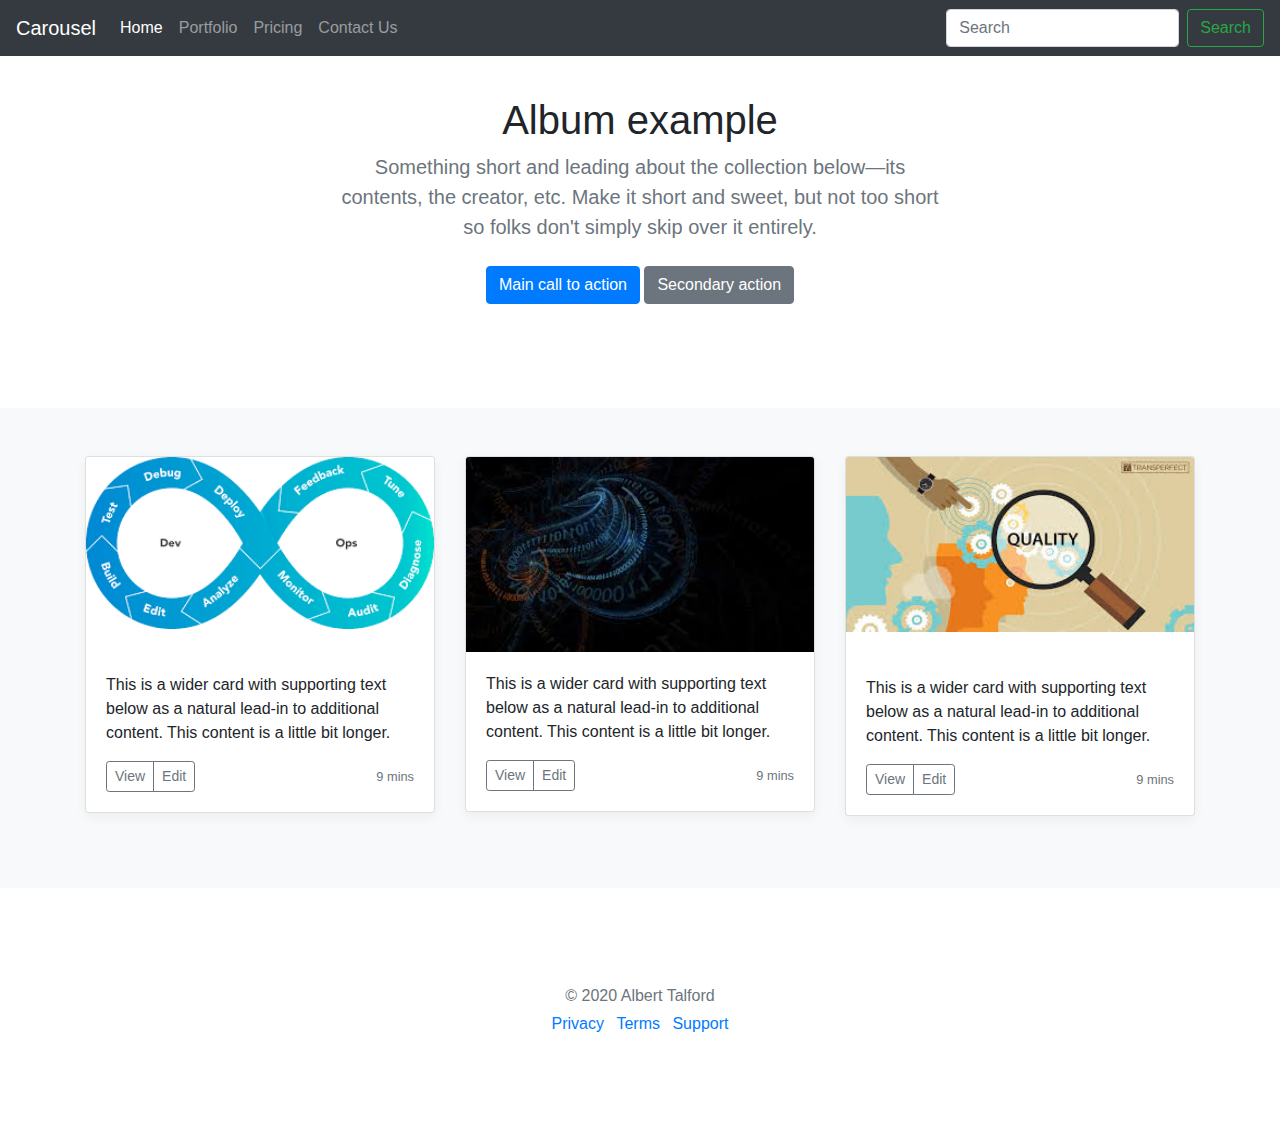
<file: about.html>
<!doctype html>
<html lang="en">
  <head>
    <meta charset="utf-8">
    <meta name="viewport" content="width=device-width, initial-scale=1, shrink-to-fit=no">
    <meta name="description" content="">
    <meta name="author" content="">
    <link rel="icon" href="/docs/4.0/assets/img/favicons/favicon.ico">

    <title>Album example for Bootstrap</title>

    <link rel="canonical" href="https://getbootstrap.com/docs/4.0/examples/album/">

    <!-- Bootstrap CSS -->
    <link rel="stylesheet" href="https://stackpath.bootstrapcdn.com/bootstrap/4.4.1/css/bootstrap.min.css" integrity="sha384-Vkoo8x4CGsO3+Hhxv8T/Q5PaXtkKtu6ug5TOeNV6gBiFeWPGFN9MuhOf23Q9Ifjh" crossorigin="anonymous">

    <!-- Custom styles for this template -->
    <link href="album.css" rel="stylesheet">
  </head>

  <body>

    <header>
        <nav class="navbar navbar-expand-md navbar-dark fixed-top bg-dark">
          <a class="navbar-brand" href="#">Carousel</a>
          <button class="navbar-toggler" type="button" data-toggle="collapse" data-target="#navbarCollapse" aria-controls="navbarCollapse" aria-expanded="false" aria-label="Toggle navigation">
            <span class="navbar-toggler-icon"></span>
          </button>
          <div class="collapse navbar-collapse" id="navbarCollapse">
            <ul class="navbar-nav mr-auto">
              <li class="nav-item active">
                <a class="nav-link" href="index.html">Home <span class="sr-only">(current)</span></a>
              </li>
              <li class="nav-item">
                <a class="nav-link" href="about.html">Portfolio</a>
              </li>
              <li class="nav-item">
                  <a class="nav-link" href="pricing.html">Pricing</a>
                </li>
              <li class="nav-item">
                  <a class="nav-link" href="contact.html">Contact Us</a>
              </li>
            </ul>
            <form class="form-inline mt-2 mt-md-0">
              <input class="form-control mr-sm-2" type="text" placeholder="Search" aria-label="Search">
              <button class="btn btn-outline-success my-2 my-sm-0" type="submit">Search</button>
            </form>
          </div>
        </nav>
      </header>

    <main role="main">

      <section class="jumbotron text-center">
        <div class="container">
          <h1 class="jumbotron-heading">Album example</h1>
          <p class="lead text-muted">Something short and leading about the collection below—its contents, the creator, etc. Make it short and sweet, but not too short so folks don't simply skip over it entirely.</p>
          <p>
            <a href="#" class="btn btn-primary my-2">Main call to action</a>
            <a href="#" class="btn btn-secondary my-2">Secondary action</a>
          </p>
        </div>
      </section>

      <div class="album py-5 bg-light">
        <div class="container">

          <div class="row">
            <div class="col-md-4">
              <div class="card mb-4 box-shadow">
                <img class="card-img-top" src="images/1download.png" alt="Card image cap"><br>
                <div class="card-body">
                  <p class="card-text">This is a wider card with supporting text below as a natural lead-in to additional content. This content is a little bit longer.</p>
                  <div class="d-flex justify-content-between align-items-center">
                    <div class="btn-group">
                      <button type="button" class="btn btn-sm btn-outline-secondary">View</button>
                      <button type="button" class="btn btn-sm btn-outline-secondary">Edit</button>
                    </div>
                    <small class="text-muted">9 mins</small>
                  </div>
                </div>
              </div>
            </div>
            <div class="col-md-4">
              <div class="card mb-4 box-shadow">

                <img class="card-img-top" src="images/download-1.jpg" alt="Card image cap">
                <div class="card-body">
                  <p class="card-text">This is a wider card with supporting text below as a natural lead-in to additional content. This content is a little bit longer.</p>
                  <div class="d-flex justify-content-between align-items-center">
                    <div class="btn-group">
                      <button type="button" class="btn btn-sm btn-outline-secondary">View</button>
                      <button type="button" class="btn btn-sm btn-outline-secondary">Edit</button>
                    </div>
                    <small class="text-muted">9 mins</small>
                  </div>
                </div>
              </div>
            </div>
            <div class="col-md-4">
              <div class="card mb-4 box-shadow">
                <img class="card-img-top" src="images/download-2.jpg" alt="Card image cap" style="height: 175px;"><br>
                <div class="card-body">
                  <p class="card-text">This is a wider card with supporting text below as a natural lead-in to additional content. This content is a little bit longer.</p>
                  <div class="d-flex justify-content-between align-items-center">
                    <div class="btn-group">
                      <button type="button" class="btn btn-sm btn-outline-secondary">View</button>
                      <button type="button" class="btn btn-sm btn-outline-secondary">Edit</button>
                    </div>
                    <small class="text-muted">9 mins</small>
                  </div>
                </div>
              </div>
            </div>

            <!-- <div class="col-md-4">
              <div class="card mb-4 box-shadow">
                <img class="card-img-top" src="images/download-1.jpg" alt="Card image cap">
                <div class="card-body">
                  <p class="card-text">This is a wider card with supporting text below as a natural lead-in to additional content. This content is a little bit longer.</p>
                  <div class="d-flex justify-content-between align-items-center">
                    <div class="btn-group">
                      <button type="button" class="btn btn-sm btn-outline-secondary">View</button>
                      <button type="button" class="btn btn-sm btn-outline-secondary">Edit</button>
                    </div>
                    <small class="text-muted">9 mins</small>
                  </div>
                </div>
              </div>
            </div>
            <div class="col-md-4">
              <div class="card mb-4 box-shadow">
                <img class="card-img-top" src="images/download-1.jpg" alt="Card image cap">
                <div class="card-body">
                  <p class="card-text">This is a wider card with supporting text below as a natural lead-in to additional content. This content is a little bit longer.</p>
                  <div class="d-flex justify-content-between align-items-center">
                    <div class="btn-group">
                      <button type="button" class="btn btn-sm btn-outline-secondary">View</button>
                      <button type="button" class="btn btn-sm btn-outline-secondary">Edit</button>
                    </div>
                    <small class="text-muted">9 mins</small>
                  </div>
                </div>
              </div>
            </div>
            <div class="col-md-4">
              <div class="card mb-4 box-shadow">
                <img class="card-img-top" src="images/download-1.jpg" alt="Card image cap">
                <div class="card-body">
                  <p class="card-text">This is a wider card with supporting text below as a natural lead-in to additional content. This content is a little bit longer.</p>
                  <div class="d-flex justify-content-between align-items-center">
                    <div class="btn-group">
                      <button type="button" class="btn btn-sm btn-outline-secondary">View</button>
                      <button type="button" class="btn btn-sm btn-outline-secondary">Edit</button>
                    </div>
                    <small class="text-muted">9 mins</small>
                  </div>
                </div>
              </div>
            </div> -->

            <!-- <div class="col-md-4">
              <div class="card mb-4 box-shadow">
                <img class="card-img-top" src="images/download-1.jpg" alt="Card image cap">
                <div class="card-body">
                  <p class="card-text">This is a wider card with supporting text below as a natural lead-in to additional content. This content is a little bit longer.</p>
                  <div class="d-flex justify-content-between align-items-center">
                    <div class="btn-group">
                      <button type="button" class="btn btn-sm btn-outline-secondary">View</button>
                      <button type="button" class="btn btn-sm btn-outline-secondary">Edit</button>
                    </div>
                    <small class="text-muted">9 mins</small>
                  </div>
                </div>
              </div>
            </div> -->
            <!-- <div class="col-md-4">
              <div class="card mb-4 box-shadow">
                <img class="card-img-top" src="images/download-1.jpg" alt="Card image cap">
                <div class="card-body">
                  <p class="card-text">This is a wider card with supporting text below as a natural lead-in to additional content. This content is a little bit longer.</p>
                  <div class="d-flex justify-content-between align-items-center">
                    <div class="btn-group">
                      <button type="button" class="btn btn-sm btn-outline-secondary">View</button>
                      <button type="button" class="btn btn-sm btn-outline-secondary">Edit</button>
                    </div>
                    <small class="text-muted">9 mins</small>
                  </div>
                </div>
              </div>
            </div> -->
            <!-- <div class="col-md-4">
              <div class="card mb-4 box-shadow">
                <img class="card-img-top" src="images/download-1.jpg" alt="Card image cap">
                <div class="card-body">
                  <p class="card-text">This is a wider card with supporting text below as a natural lead-in to additional content. This content is a little bit longer.</p>
                  <div class="d-flex justify-content-between align-items-center">
                    <div class="btn-group">
                      <button type="button" class="btn btn-sm btn-outline-secondary">View</button>
                      <button type="button" class="btn btn-sm btn-outline-secondary">Edit</button>
                    </div>
                    <small class="text-muted">9 mins</small>
                  </div>
                </div>
              </div>
            </div> -->
          </div>
        </div>
      </div>

    </main>


    <footer class="my-5 pt-5 text-muted text-center text-small">
        <p class="mb-1">&copy; 2020 Albert Talford</p>
        <ul class="list-inline">
            <li class="list-inline-item"><a href="#">Privacy</a></li>
            <li class="list-inline-item"><a href="#">Terms</a></li>
            <li class="list-inline-item"><a href="#">Support</a></li>
        </ul>
    </footer>

    <!-- <footer class="text-muted">
      <div class="container">
        <p class="float-right">
          <a href="#">Back to top</a>
        </p>
        <p>Album example is &copy; Bootstrap, but please download and customize it for yourself!</p>
        <p>New to Bootstrap? <a href="../../">Visit the homepage</a> or read our <a href="../../getting-started/">getting started guide</a>.</p>
      </div>
    </footer> -->

    <!-- Bootstrap JavaScript
    ================================================== -->
    <script src="https://code.jquery.com/jquery-3.4.1.slim.min.js" integrity="sha384-J6qa4849blE2+poT4WnyKhv5vZF5SrPo0iEjwBvKU7imGFAV0wwj1yYfoRSJoZ+n" crossorigin="anonymous"></script>
<script src="https://cdn.jsdelivr.net/npm/popper.js@1.16.0/dist/umd/popper.min.js" integrity="sha384-Q6E9RHvbIyZFJoft+2mJbHaEWldlvI9IOYy5n3zV9zzTtmI3UksdQRVvoxMfooAo" crossorigin="anonymous"></script>
<script src="https://stackpath.bootstrapcdn.com/bootstrap/4.4.1/js/bootstrap.min.js" integrity="sha384-wfSDF2E50Y2D1uUdj0O3uMBJnjuUD4Ih7YwaYd1iqfktj0Uod8GCExl3Og8ifwB6" crossorigin="anonymous"></script>
  </body>
</html>
</file>
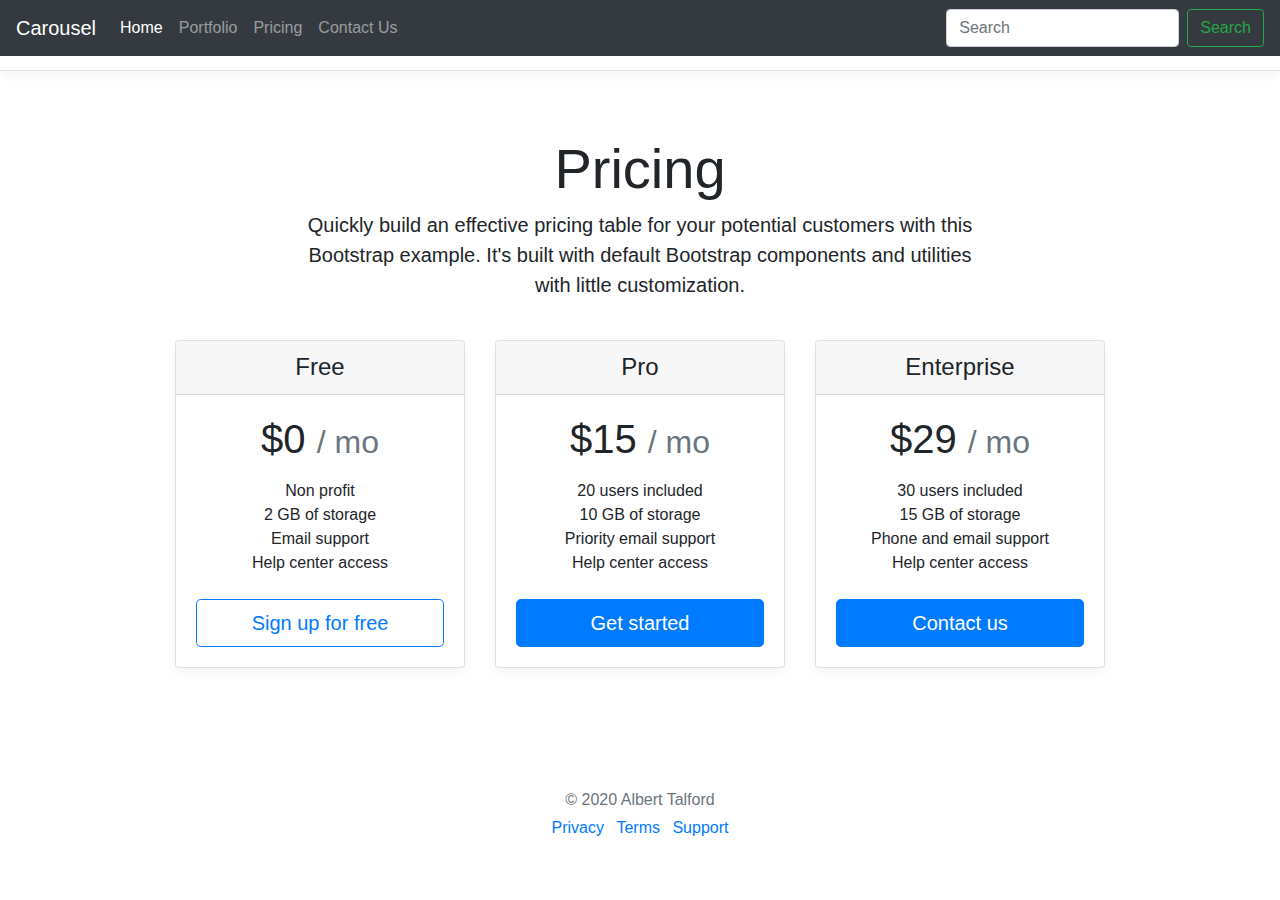
<file: pricing.html>
<!doctype html>
<html lang="en">

<head>
  <meta charset="utf-8">
  <meta name="viewport" content="width=device-width, initial-scale=1, shrink-to-fit=no">
  <meta name="description" content="">
  <meta name="author" content="">
  <link rel="icon" href="/docs/4.0/assets/img/favicons/favicon.ico">

  <title>Pricing example for Bootstrap</title>

  <!-- Bootstrap CSS -->
  <link rel="stylesheet" href="https://stackpath.bootstrapcdn.com/bootstrap/4.4.1/css/bootstrap.min.css"
    integrity="sha384-Vkoo8x4CGsO3+Hhxv8T/Q5PaXtkKtu6ug5TOeNV6gBiFeWPGFN9MuhOf23Q9Ifjh" crossorigin="anonymous">


  <!-- Custom styles for this template -->
  <link href="pricing.css" rel="stylesheet">
</head>
<header>
  <nav class="navbar navbar-expand-md navbar-dark fixed-top bg-dark">
    <a class="navbar-brand" href="#">Carousel</a>
    <button class="navbar-toggler" type="button" data-toggle="collapse" data-target="#navbarCollapse"
      aria-controls="navbarCollapse" aria-expanded="false" aria-label="Toggle navigation">
      <span class="navbar-toggler-icon"></span>
    </button>
    <div class="collapse navbar-collapse" id="navbarCollapse">
      <ul class="navbar-nav mr-auto">
        <li class="nav-item active">
          <a class="nav-link" href="index.html">Home <span class="sr-only">(current)</span></a>
        </li>
        <li class="nav-item">
          <a class="nav-link" href="about.html">Portfolio</a>
        </li>
        <li class="nav-item">
          <a class="nav-link" href="pricing.html">Pricing</a>
        </li>
        <li class="nav-item">
          <a class="nav-link" href="contact.html">Contact Us</a>
        </li>
      </ul>
      <form class="form-inline mt-2 mt-md-0">
        <input class="form-control mr-sm-2" type="text" placeholder="Search" aria-label="Search">
        <button class="btn btn-outline-success my-2 my-sm-0" type="submit">Search</button>
      </form>
    </div>
  </nav>
</header>

<body>

  <div class="d-flex flex-column flex-md-row align-items-center p-3 px-md-4 mb-3 bg-white border-bottom box-shadow">
    <h5 class="my-0 mr-md-auto font-weight-normal">Company name</h5>
    <nav class="my-2 my-md-0 mr-md-3">
      <a class="p-2 text-dark" href="#">Features</a>
      <a class="p-2 text-dark" href="#">Enterprise</a>
      <a class="p-2 text-dark" href="#">Support</a>
      <a class="p-2 text-dark" href="#">Pricing</a>
    </nav>
    <a class="btn btn-outline-primary" href="#">Sign up</a>
  </div>

  <div class="pricing-header px-3 py-3 pt-md-5 pb-md-4 mx-auto text-center">
    <h1 class="display-4">Pricing</h1>
    <p class="lead">Quickly build an effective pricing table for your potential customers with this Bootstrap example.
      It's built with default Bootstrap components and utilities with little customization.</p>
  </div>

  <div class="container">
    <div class="card-deck mb-3 text-center">
      <div class="card mb-4 box-shadow">
        <div class="card-header">
          <h4 class="my-0 font-weight-normal">Free</h4>
        </div>
        <div class="card-body">
          <h1 class="card-title pricing-card-title">$0 <small class="text-muted">/ mo</small></h1>
          <ul class="list-unstyled mt-3 mb-4">
            <li>Non profit</li>
            <li>2 GB of storage</li>
            <li>Email support</li>
            <li>Help center access</li>
          </ul>
          <a href="contact.html" ><button type="button" class="btn btn-lg btn-block btn-outline-primary">Sign up for free</button></a>
        </div>
      </div>
      <div class="card mb-4 box-shadow">
        <div class="card-header">
          <h4 class="my-0 font-weight-normal">Pro</h4>
        </div>
        <div class="card-body">
          <h1 class="card-title pricing-card-title">$15 <small class="text-muted">/ mo</small></h1>
          <ul class="list-unstyled mt-3 mb-4">
            <li>20 users included</li>
            <li>10 GB of storage</li>
            <li>Priority email support</li>
            <li>Help center access</li>
          </ul>
          <a href="contact.html" ><button type="button" class="btn btn-lg btn-block btn-primary">Get started</button></a>
        </div>
      </div>
      <div class="card mb-4 box-shadow">
        <div class="card-header">
          <h4 class="my-0 font-weight-normal">Enterprise</h4>
        </div>
        <div class="card-body">
          <h1 class="card-title pricing-card-title">$29 <small class="text-muted">/ mo</small></h1>
          <ul class="list-unstyled mt-3 mb-4">
            <li>30 users included</li>
            <li>15 GB of storage</li>
            <li>Phone and email support</li>
            <li>Help center access</li>
          </ul>
          <a href="contact.html" ><button type="button" class="btn btn-lg btn-block btn-primary">Contact us</button></a>
        </div>
      </div>
    </div>

    <!-- <footer class="pt-4 my-md-5 pt-md-5 border-top">
      <div class="row">
        <div class="col-12 col-md">
          <img class="mb-2" src="https://getbootstrap.com/docs/4.0/assets/brand/bootstrap-solid.svg" alt="" width="24"
            height="24">
          <small class="d-block mb-3 text-muted">&copy; 2017-2018</small>
        </div>
        <div class="col-6 col-md">
          <h5>Features</h5>
          <ul class="list-unstyled text-small">
            <li><a class="text-muted" href="#">Cool stuff</a></li>
            <li><a class="text-muted" href="#">Random feature</a></li>
            <li><a class="text-muted" href="#">Team feature</a></li>
            <li><a class="text-muted" href="#">Stuff for developers</a></li>
            <li><a class="text-muted" href="#">Another one</a></li>
            <li><a class="text-muted" href="#">Last time</a></li>
          </ul>
        </div>
        <div class="col-6 col-md">
          <h5>Resources</h5>
          <ul class="list-unstyled text-small">
            <li><a class="text-muted" href="#">Resource</a></li>
            <li><a class="text-muted" href="#">Resource name</a></li>
            <li><a class="text-muted" href="#">Another resource</a></li>
            <li><a class="text-muted" href="#">Final resource</a></li>
          </ul>
        </div>
        <div class="col-6 col-md">
          <h5>About</h5>
          <ul class="list-unstyled text-small">
            <li><a class="text-muted" href="#">Team</a></li>
            <li><a class="text-muted" href="#">Locations</a></li>
            <li><a class="text-muted" href="#">Privacy</a></li>
            <li><a class="text-muted" href="#">Terms</a></li>
          </ul>
        </div>
      </div>
    </footer> -->
    <footer class="my-5 pt-5 text-muted text-center text-small">
      <p class="mb-1">&copy; 2020 Albert Talford</p>
      <ul class="list-inline">
          <li class="list-inline-item"><a href="#">Privacy</a></li>
          <li class="list-inline-item"><a href="#">Terms</a></li>
          <li class="list-inline-item"><a href="#">Support</a></li>
      </ul>
  </footer>
  </div>


  <!-- Bootstrap JavaScript
    ================================================== -->
  <script src="https://code.jquery.com/jquery-3.4.1.slim.min.js"
    integrity="sha384-J6qa4849blE2+poT4WnyKhv5vZF5SrPo0iEjwBvKU7imGFAV0wwj1yYfoRSJoZ+n"
    crossorigin="anonymous"></script>
  <script src="https://cdn.jsdelivr.net/npm/popper.js@1.16.0/dist/umd/popper.min.js"
    integrity="sha384-Q6E9RHvbIyZFJoft+2mJbHaEWldlvI9IOYy5n3zV9zzTtmI3UksdQRVvoxMfooAo"
    crossorigin="anonymous"></script>
  <script src="https://stackpath.bootstrapcdn.com/bootstrap/4.4.1/js/bootstrap.min.js"
    integrity="sha384-wfSDF2E50Y2D1uUdj0O3uMBJnjuUD4Ih7YwaYd1iqfktj0Uod8GCExl3Og8ifwB6"
    crossorigin="anonymous"></script>
</body>

</html>
</file>
<file: album.css>
:root {
    --jumbotron-padding-y: 3rem;
  }
  
  .jumbotron {
    padding-top: var(--jumbotron-padding-y);
    padding-bottom: var(--jumbotron-padding-y);
    margin-bottom: 0;
    background-color: #fff;
  }
  @media (min-width: 768px) {
    .jumbotron {
      padding-top: calc(var(--jumbotron-padding-y) * 2);
      padding-bottom: calc(var(--jumbotron-padding-y) * 2);
    }
  }
  
  .jumbotron p:last-child {
    margin-bottom: 0;
  }
  
  .jumbotron-heading {
    font-weight: 300;
  }
  
  .jumbotron .container {
    max-width: 40rem;
  }
  
  footer {
    padding-top: 3rem;
    padding-bottom: 3rem;
  }
  
  footer p {
    margin-bottom: .25rem;
  }
  
  .box-shadow { box-shadow: 0 .25rem .75rem rgba(0, 0, 0, .05); }
</file>
<file: pricing.css>
html {
    font-size: 14px;
  }
  @media (min-width: 768px) {
    html {
      font-size: 16px;
    }
  }
  
  .container {
    max-width: 960px;
  }
  
  .pricing-header {
    max-width: 700px;
  }
  
  .card-deck .card {
    min-width: 220px;
  }
  
  .border-top { border-top: 1px solid #e5e5e5; }
  .border-bottom { border-bottom: 1px solid #e5e5e5; }
  
  .box-shadow { box-shadow: 0 .25rem .75rem rgba(0, 0, 0, .05); }
</file>
